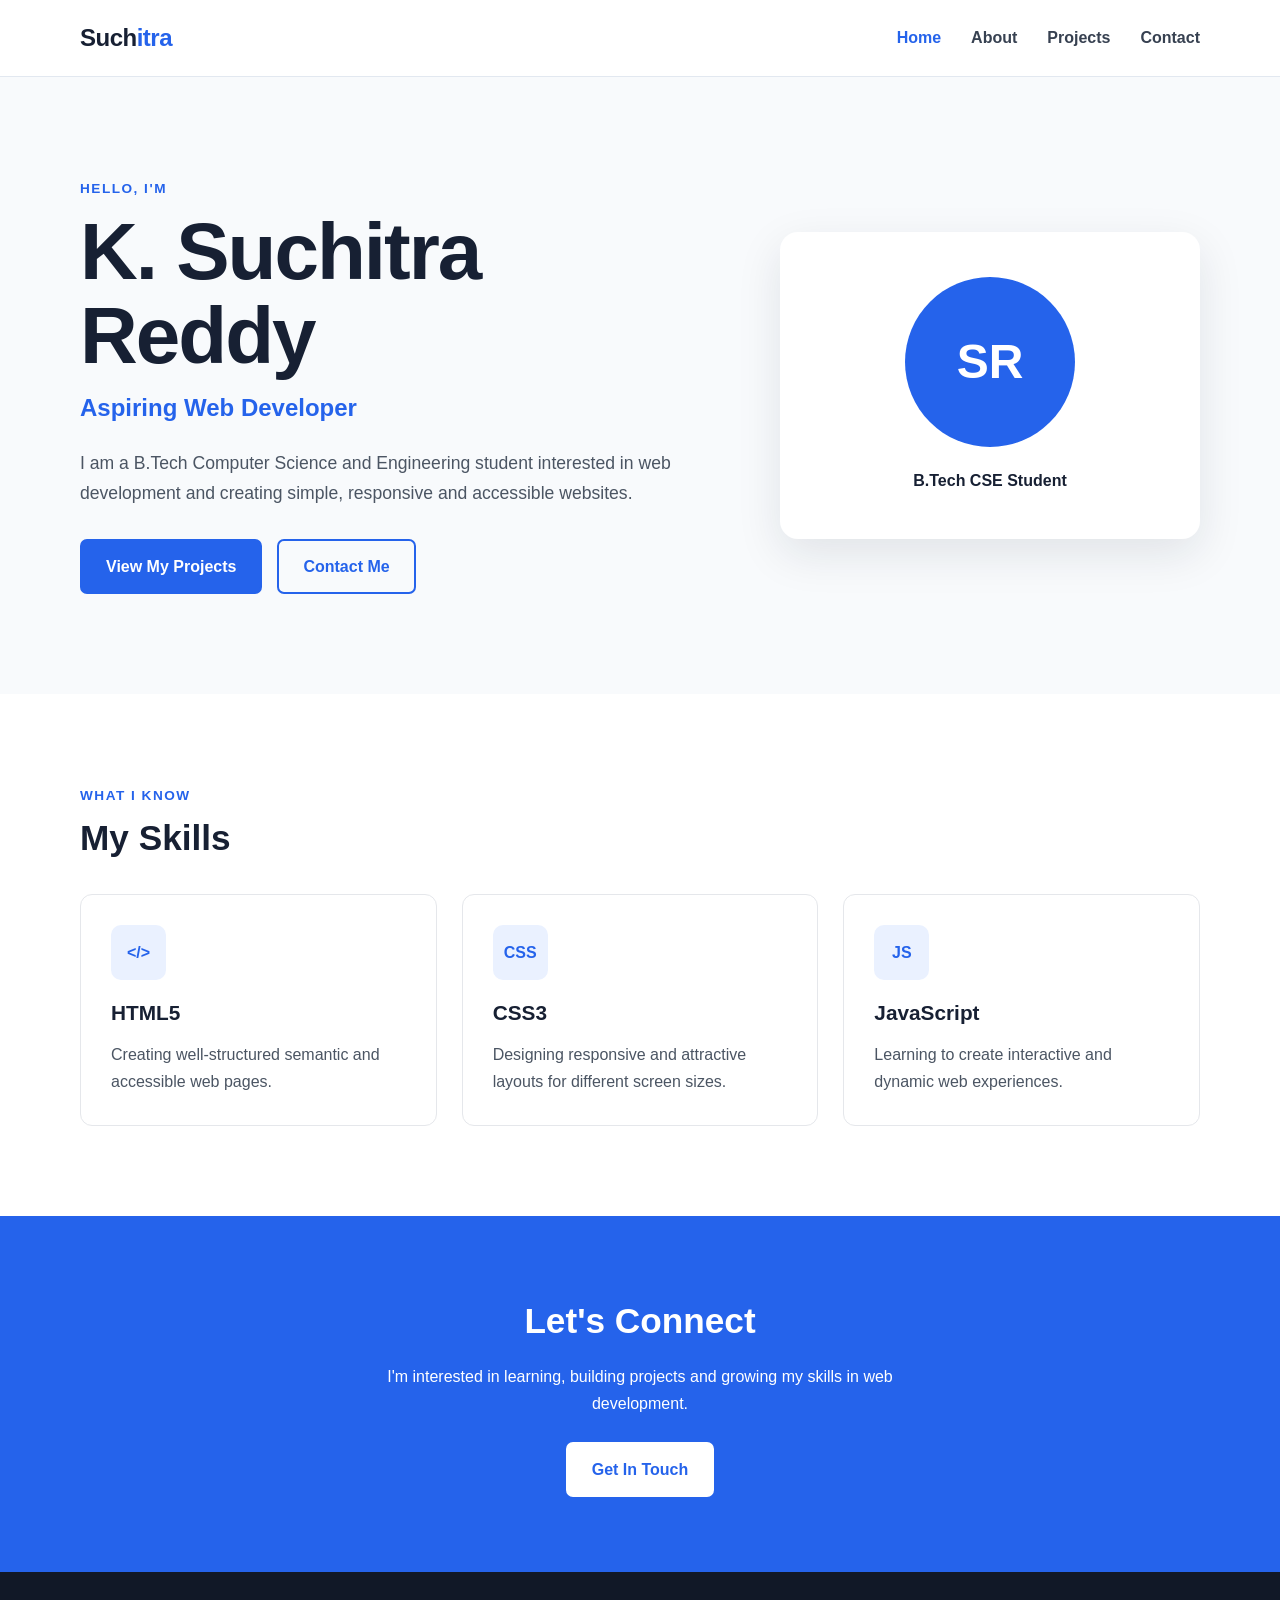
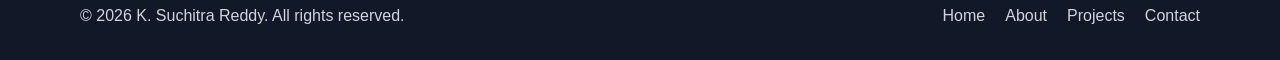
<file: index.html>
<!DOCTYPE html>
<html lang="en">

<head>
    <meta charset="UTF-8">

    <meta name="viewport" content="width=device-width, initial-scale=1.0">

    <meta name="description"
        content="Personal portfolio of K. Suchitra Reddy, a B.Tech Computer Science and Engineering student interested in web development.">

    <meta name="author" content="K. Suchitra Reddy">

    <meta name="keywords"
        content="K. Suchitra Reddy, web developer, HTML, CSS, JavaScript, Python, portfolio">

    <title>K. Suchitra Reddy | Web Developer Portfolio</title>

    <link rel="stylesheet" href="style.css">
</head>

<body>

    <a class="skip-link" href="#main-content">
        Skip to main content
    </a>

    <header class="site-header">

        <div class="container header-container">

            <a class="logo" href="index.html"
                aria-label="K. Suchitra Reddy home">
                Such<span>itra</span>
            </a>

            <nav aria-label="Main navigation">

                <ul class="nav-list">

                    <li>
                        <a href="index.html" aria-current="page">
                            Home
                        </a>
                    </li>

                    <li>
                        <a href="about.html">
                            About
                        </a>
                    </li>

                    <li>
                        <a href="projects.html">
                            Projects
                        </a>
                    </li>

                    <li>
                        <a href="contact.html">
                            Contact
                        </a>
                    </li>

                </ul>

            </nav>

        </div>

    </header>


    <main id="main-content">

        <section class="hero" aria-labelledby="hero-title">

            <div class="container hero-content">

                <div class="hero-text">

                    <p class="eyebrow">
                        Hello, I'm
                    </p>

                    <h1 id="hero-title">
                        K. Suchitra Reddy
                    </h1>

                    <h2>
                        Aspiring Web Developer
                    </h2>

                    <p>
                        I am a B.Tech Computer Science and Engineering
                        student interested in web development and
                        creating simple, responsive and accessible
                        websites.
                    </p>

                    <div class="hero-buttons">

                        <a class="button" href="projects.html">
                            View My Projects
                        </a>

                        <a class="button button-outline"
                            href="contact.html">
                            Contact Me
                        </a>

                    </div>

                </div>


                <div class="profile-card"
                    aria-label="Profile introduction">

                    <div class="profile-circle">
                        SR
                    </div>

                    <p>
                        B.Tech CSE Student
                    </p>

                </div>

            </div>

        </section>


        <section class="section"
            aria-labelledby="skills-title">

            <div class="container">

                <p class="section-label">
                    What I Know
                </p>

                <h2 id="skills-title">
                    My Skills
                </h2>

                <div class="card-grid">

                    <article class="info-card">

                        <span class="card-icon"
                            aria-hidden="true">
                            &lt;/&gt;
                        </span>

                        <h3>
                            HTML5
                        </h3>

                        <p>
                            Creating well-structured semantic
                            and accessible web pages.
                        </p>

                    </article>


                    <article class="info-card">

                        <span class="card-icon"
                            aria-hidden="true">
                            CSS
                        </span>

                        <h3>
                            CSS3
                        </h3>

                        <p>
                            Designing responsive and attractive
                            layouts for different screen sizes.
                        </p>

                    </article>


                    <article class="info-card">

                        <span class="card-icon"
                            aria-hidden="true">
                            JS
                        </span>

                        <h3>
                            JavaScript
                        </h3>

                        <p>
                            Learning to create interactive and
                            dynamic web experiences.
                        </p>

                    </article>

                </div>

            </div>

        </section>


        <section class="cta-section"
            aria-labelledby="cta-title">

            <div class="container">

                <h2 id="cta-title">
                    Let's Connect
                </h2>

                <p>
                    I'm interested in learning, building projects
                    and growing my skills in web development.
                </p>

                <a class="button button-light"
                    href="contact.html">
                    Get In Touch
                </a>

            </div>

        </section>

    </main>


    <footer class="site-footer">

        <div class="container footer-container">

            <p>
                &copy; 2026 K. Suchitra Reddy.
                All rights reserved.
            </p>

            <nav aria-label="Footer navigation">

                <ul class="footer-links">

                    <li>
                        <a href="index.html">Home</a>
                    </li>

                    <li>
                        <a href="about.html">About</a>
                    </li>

                    <li>
                        <a href="projects.html">Projects</a>
                    </li>

                    <li>
                        <a href="contact.html">Contact</a>
                    </li>

                </ul>

            </nav>

        </div>

    </footer>

</body>
</html>
</file>
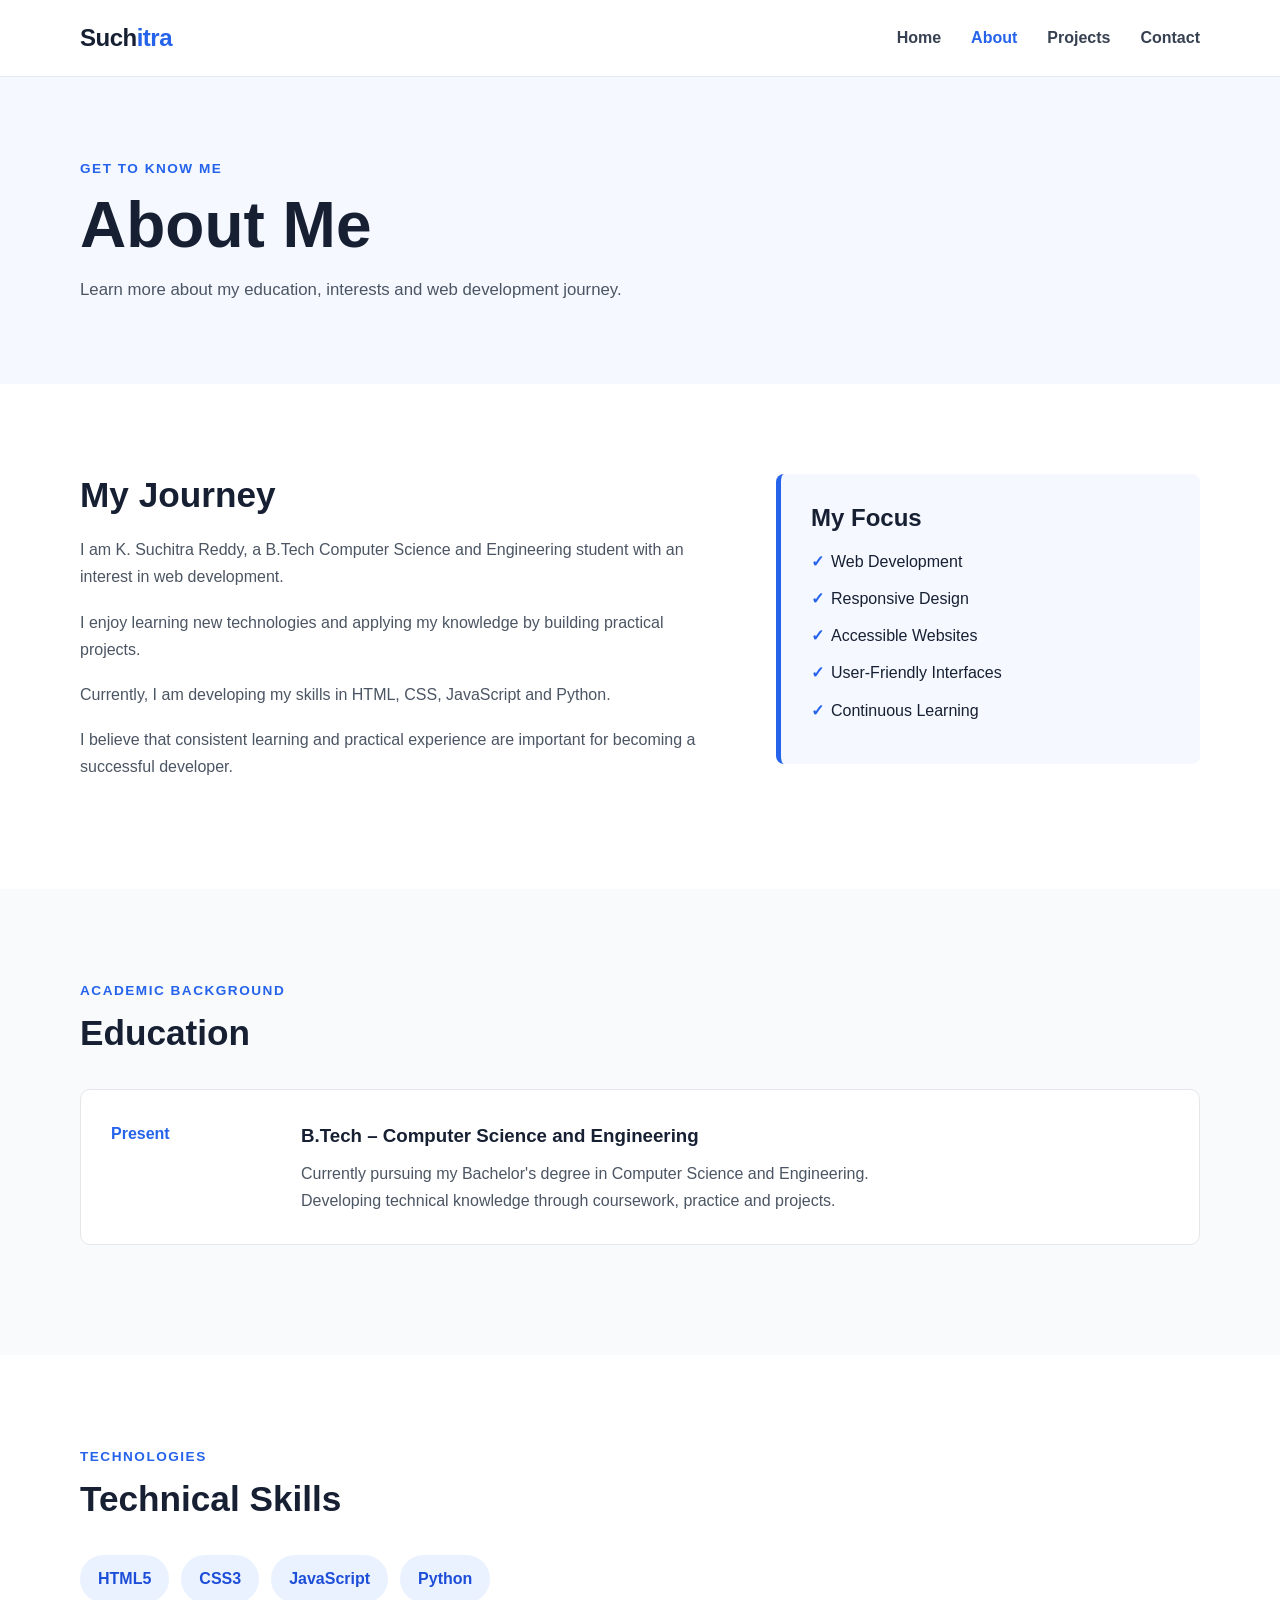
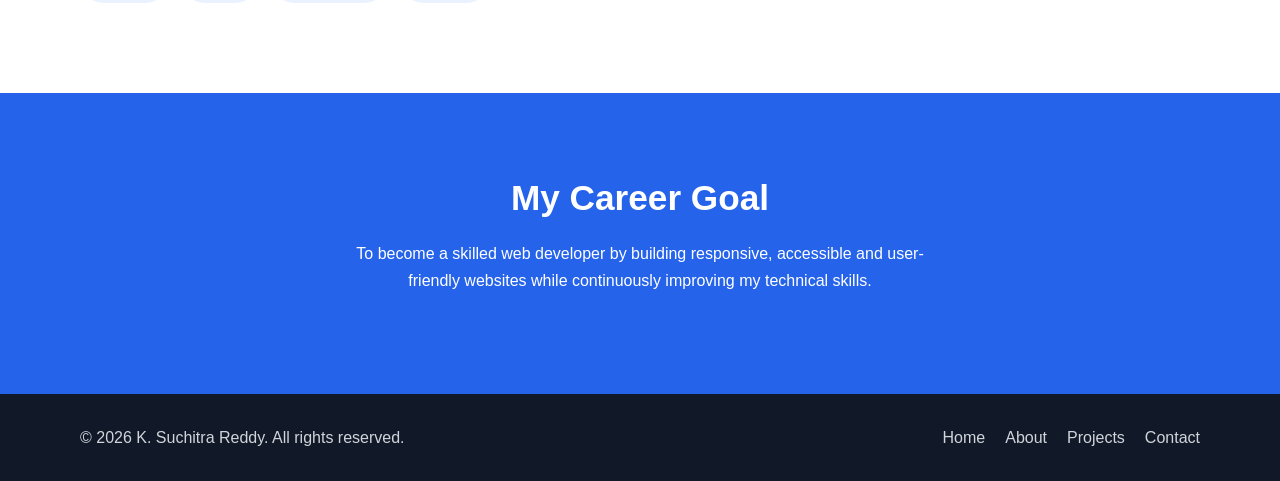
<file: about.html>
<!DOCTYPE html>
<html lang="en">

<head>

    <meta charset="UTF-8">

    <meta name="viewport"
        content="width=device-width, initial-scale=1.0">

    <meta name="description"
        content="About K. Suchitra Reddy, a B.Tech Computer Science and Engineering student interested in web development.">

    <meta name="author"
        content="K. Suchitra Reddy">

    <title>About | K. Suchitra Reddy</title>

    <link rel="stylesheet" href="style.css">

</head>

<body>

    <a class="skip-link" href="#main-content">
        Skip to main content
    </a>


    <header class="site-header">

        <div class="container header-container">

            <a class="logo"
                href="index.html"
                aria-label="K. Suchitra Reddy home">

                Such<span>itra</span>

            </a>


            <nav aria-label="Main navigation">

                <ul class="nav-list">

                    <li>
                        <a href="index.html">
                            Home
                        </a>
                    </li>

                    <li>
                        <a href="about.html"
                            aria-current="page">
                            About
                        </a>
                    </li>

                    <li>
                        <a href="projects.html">
                            Projects
                        </a>
                    </li>

                    <li>
                        <a href="contact.html">
                            Contact
                        </a>
                    </li>

                </ul>

            </nav>

        </div>

    </header>


    <main id="main-content">


        <section class="page-header"
            aria-labelledby="page-title">

            <div class="container">

                <p class="section-label">
                    Get To Know Me
                </p>

                <h1 id="page-title">
                    About Me
                </h1>

                <p>
                    Learn more about my education, interests
                    and web development journey.
                </p>

            </div>

        </section>


        <section class="section"
            aria-labelledby="about-title">

            <div class="container two-column">

                <div>

                    <h2 id="about-title">
                        My Journey
                    </h2>

                    <p>
                        I am K. Suchitra Reddy, a B.Tech Computer
                        Science and Engineering student with an
                        interest in web development.
                    </p>

                    <p>
                        I enjoy learning new technologies and
                        applying my knowledge by building practical
                        projects.
                    </p>

                    <p>
                        Currently, I am developing my skills in
                        HTML, CSS, JavaScript and Python.
                    </p>

                    <p>
                        I believe that consistent learning and
                        practical experience are important for
                        becoming a successful developer.
                    </p>

                </div>


                <aside class="highlight-box"
                    aria-labelledby="focus-title">

                    <h2 id="focus-title">
                        My Focus
                    </h2>

                    <ul>

                        <li>
                            Web Development
                        </li>

                        <li>
                            Responsive Design
                        </li>

                        <li>
                            Accessible Websites
                        </li>

                        <li>
                            User-Friendly Interfaces
                        </li>

                        <li>
                            Continuous Learning
                        </li>

                    </ul>

                </aside>

            </div>

        </section>


        <section class="section alternate-section"
            aria-labelledby="education-title">

            <div class="container">

                <p class="section-label">
                    Academic Background
                </p>

                <h2 id="education-title">
                    Education
                </h2>


                <article class="timeline-card">

                    <div class="timeline-year">
                        Present
                    </div>

                    <div>

                        <h3>
                            B.Tech – Computer Science
                            and Engineering
                        </h3>

                        <p>
                            Currently pursuing my Bachelor's degree
                            in Computer Science and Engineering.
                        </p>

                        <p>
                            Developing technical knowledge through
                            coursework, practice and projects.
                        </p>

                    </div>

                </article>

            </div>

        </section>


        <section class="section"
            aria-labelledby="technical-skills-title">

            <div class="container">

                <p class="section-label">
                    Technologies
                </p>

                <h2 id="technical-skills-title">
                    Technical Skills
                </h2>

                <ul class="skills-list">

                    <li>HTML5</li>
                    <li>CSS3</li>
                    <li>JavaScript</li>
                    <li>Python</li>

                </ul>

            </div>

        </section>


        <section class="cta-section"
            aria-labelledby="goal-title">

            <div class="container">

                <h2 id="goal-title">
                    My Career Goal
                </h2>

                <p>
                    To become a skilled web developer by building
                    responsive, accessible and user-friendly
                    websites while continuously improving my
                    technical skills.
                </p>

            </div>

        </section>

    </main>


    <footer class="site-footer">

        <div class="container footer-container">

            <p>
                &copy; 2026 K. Suchitra Reddy.
                All rights reserved.
            </p>

            <nav aria-label="Footer navigation">

                <ul class="footer-links">

                    <li>
                        <a href="index.html">Home</a>
                    </li>

                    <li>
                        <a href="about.html">About</a>
                    </li>

                    <li>
                        <a href="projects.html">Projects</a>
                    </li>

                    <li>
                        <a href="contact.html">Contact</a>
                    </li>

                </ul>

            </nav>

        </div>

    </footer>

</body>
</html>
</file>
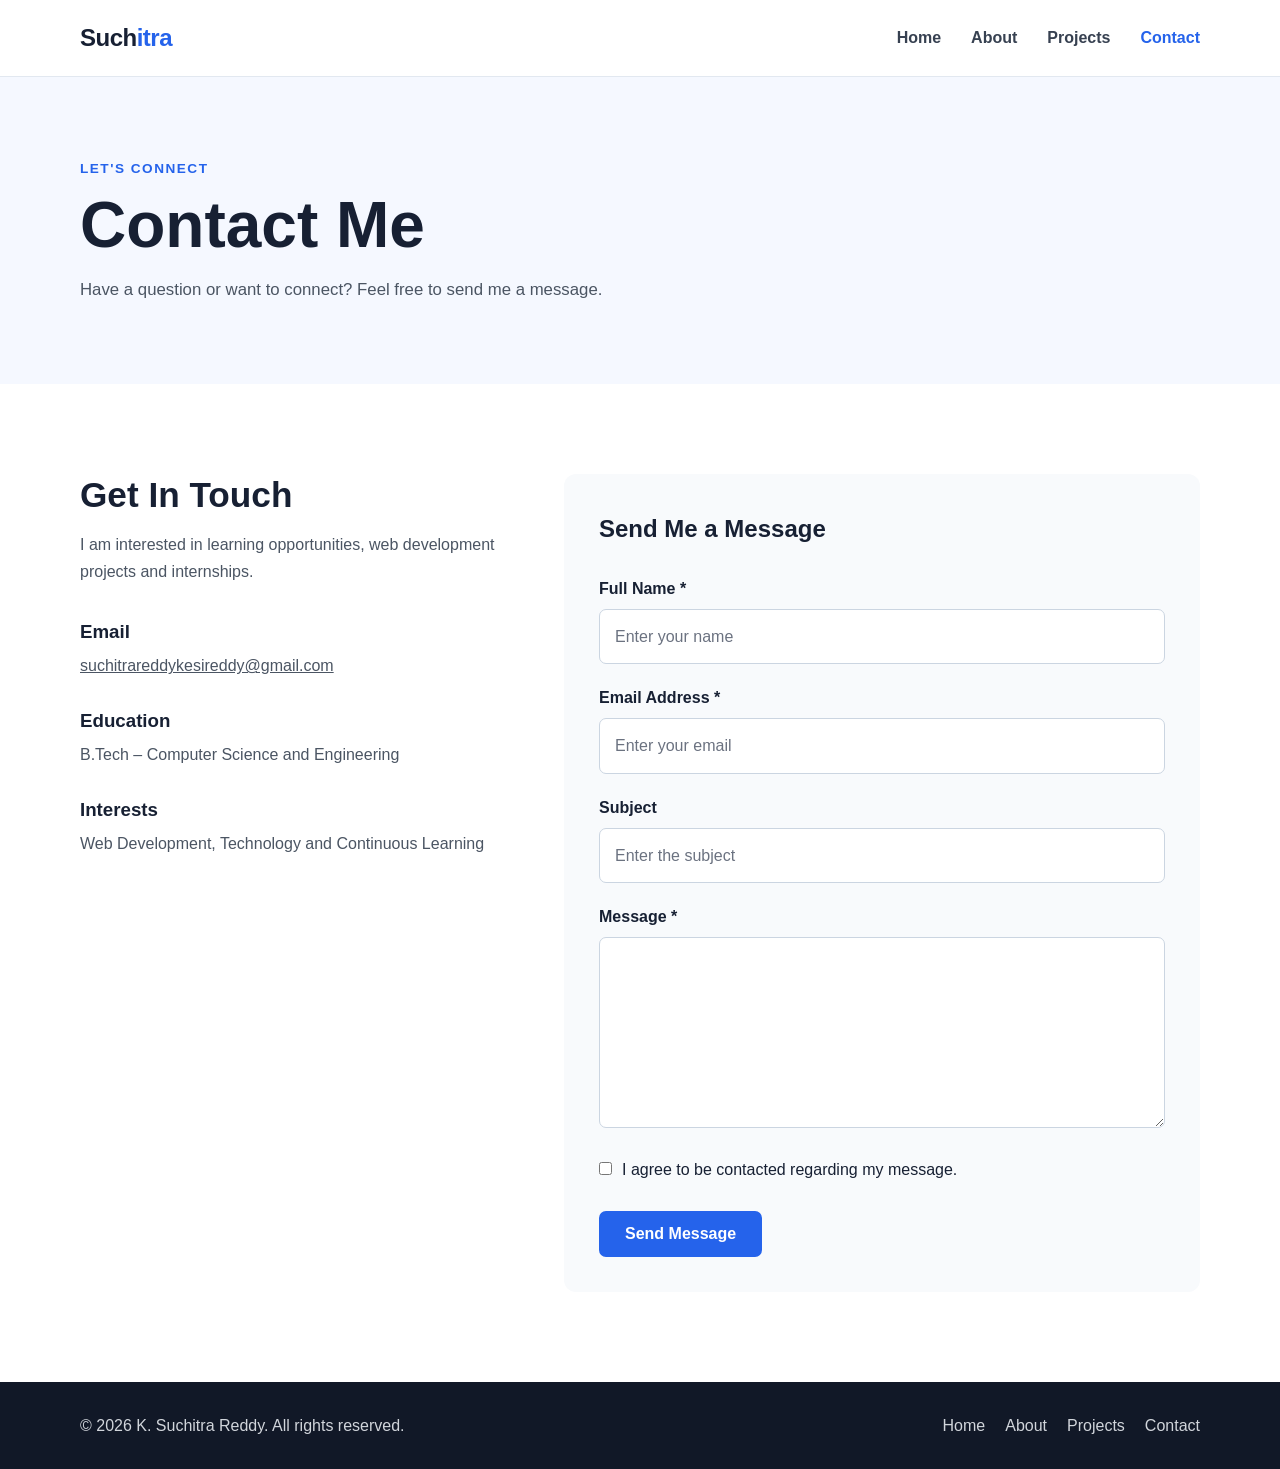
<file: contact.html>
<!DOCTYPE html>
<html lang="en">

<head>

    <meta charset="UTF-8">

    <meta name="viewport"
        content="width=device-width, initial-scale=1.0">

    <meta name="description"
        content="Contact K. Suchitra Reddy for web development opportunities and projects.">

    <meta name="author"
        content="K. Suchitra Reddy">

    <title>Contact | K. Suchitra Reddy</title>

    <link rel="stylesheet" href="style.css">

</head>

<body>

    <a class="skip-link" href="#main-content">
        Skip to main content
    </a>


    <header class="site-header">

        <div class="container header-container">

            <a class="logo"
                href="index.html"
                aria-label="K. Suchitra Reddy home">

                Such<span>itra</span>

            </a>


            <nav aria-label="Main navigation">

                <ul class="nav-list">

                    <li>
                        <a href="index.html">
                            Home
                        </a>
                    </li>

                    <li>
                        <a href="about.html">
                            About
                        </a>
                    </li>

                    <li>
                        <a href="projects.html">
                            Projects
                        </a>
                    </li>

                    <li>
                        <a href="contact.html"
                            aria-current="page">
                            Contact
                        </a>
                    </li>

                </ul>

            </nav>

        </div>

    </header>


    <main id="main-content">


        <section class="page-header"
            aria-labelledby="page-title">

            <div class="container">

                <p class="section-label">
                    Let's Connect
                </p>

                <h1 id="page-title">
                    Contact Me
                </h1>

                <p>
                    Have a question or want to connect?
                    Feel free to send me a message.
                </p>

            </div>

        </section>


        <section class="section"
            aria-labelledby="contact-title">

            <div class="container contact-grid">


                <aside class="contact-info"
                    aria-labelledby="contact-title">

                    <h2 id="contact-title">
                        Get In Touch
                    </h2>

                    <p>
                        I am interested in learning opportunities,
                        web development projects and internships.
                    </p>


                    <div class="contact-item">

                        <h3>
                            Email
                        </h3>

                        <a href="mailto:suchitrareddykesireddy@gmail.com">
                            suchitrareddykesireddy@gmail.com
                        </a>

                    </div>


                    <div class="contact-item">

                        <h3>
                            Education
                        </h3>

                        <p>
                            B.Tech – Computer Science and Engineering
                        </p>

                    </div>


                    <div class="contact-item">

                        <h3>
                            Interests
                        </h3>

                        <p>
                            Web Development, Technology and
                            Continuous Learning
                        </p>

                    </div>

                </aside>


                <div class="form-container">

                    <form action="#"
                        method="post">

                        <fieldset>

                            <legend>
                                Send Me a Message
                            </legend>


                            <div class="form-group">

                                <label for="name">
                                    Full Name
                                    <span aria-hidden="true">
                                        *
                                    </span>
                                </label>

                                <input
                                    type="text"
                                    id="name"
                                    name="name"
                                    autocomplete="name"
                                    required
                                    aria-required="true"
                                    placeholder="Enter your name">

                            </div>


                            <div class="form-group">

                                <label for="email">
                                    Email Address
                                    <span aria-hidden="true">
                                        *
                                    </span>
                                </label>

                                <input
                                    type="email"
                                    id="email"
                                    name="email"
                                    autocomplete="email"
                                    required
                                    aria-required="true"
                                    placeholder="Enter your email">

                            </div>


                            <div class="form-group">

                                <label for="subject">
                                    Subject
                                </label>

                                <input
                                    type="text"
                                    id="subject"
                                    name="subject"
                                    placeholder="Enter the subject">

                            </div>


                            <div class="form-group">

                                <label for="message">
                                    Message
                                    <span aria-hidden="true">
                                        *
                                    </span>
                                </label>

                                <textarea
                                    id="message"
                                    name="message"
                                    rows="6"
                                    required
                                    aria-required="true"
                                    placeholder="Write your message here">
                                </textarea>

                            </div>


                            <div class="form-group checkbox-group">

                                <input
                                    type="checkbox"
                                    id="privacy"
                                    name="privacy"
                                    required
                                    aria-required="true">

                                <label for="privacy">
                                    I agree to be contacted
                                    regarding my message.
                                </label>

                            </div>


                            <button type="submit"
                                class="button">
                                Send Message
                            </button>

                        </fieldset>

                    </form>

                </div>

            </div>

        </section>

    </main>


    <footer class="site-footer">

        <div class="container footer-container">

            <p>
                &copy; 2026 K. Suchitra Reddy.
                All rights reserved.
            </p>

            <nav aria-label="Footer navigation">

                <ul class="footer-links">

                    <li>
                        <a href="index.html">Home</a>
                    </li>

                    <li>
                        <a href="about.html">About</a>
                    </li>

                    <li>
                        <a href="projects.html">Projects</a>
                    </li>

                    <li>
                        <a href="contact.html">Contact</a>
                    </li>

                </ul>

            </nav>

        </div>

    </footer>

</body>
</html>
</file>
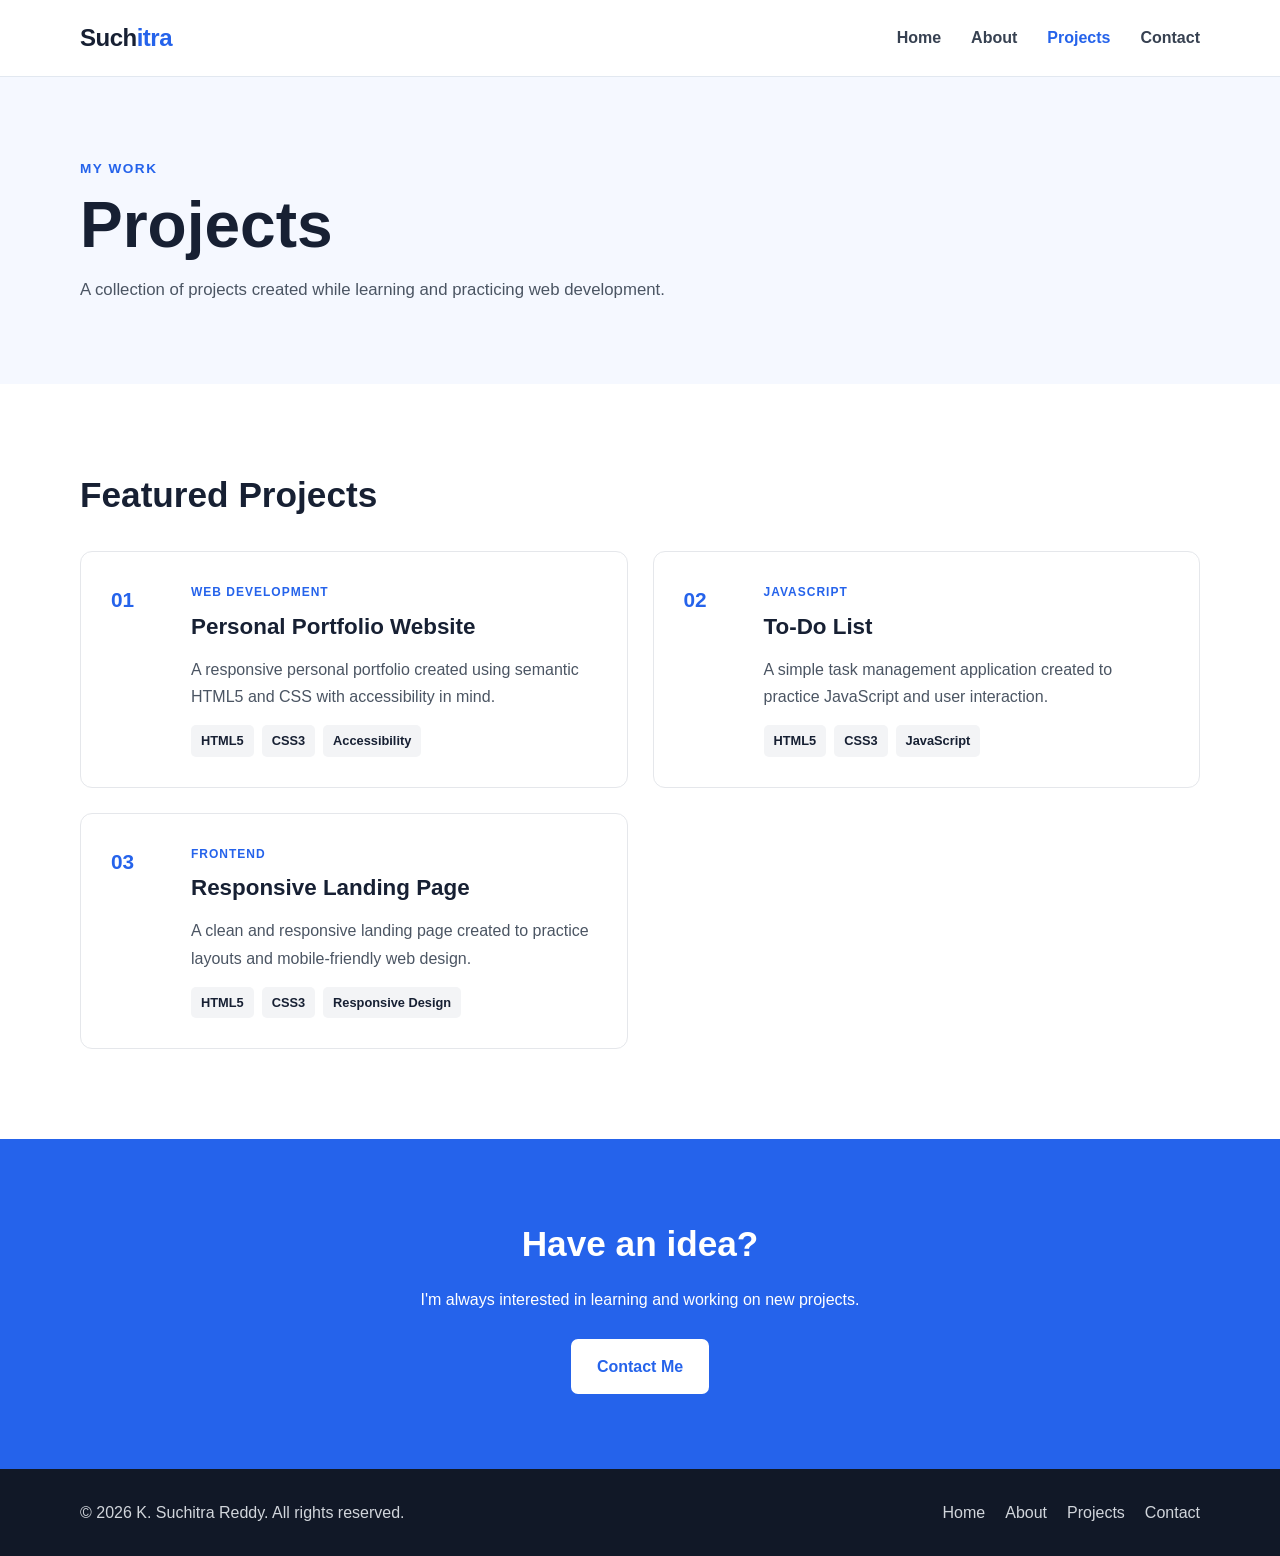
<file: projects.html>
<!DOCTYPE html>
<html lang="en">

<head>

    <meta charset="UTF-8">

    <meta name="viewport"
        content="width=device-width, initial-scale=1.0">

    <meta name="description"
        content="Web development projects by K. Suchitra Reddy.">

    <meta name="author"
        content="K. Suchitra Reddy">

    <title>Projects | K. Suchitra Reddy</title>

    <link rel="stylesheet" href="style.css">

</head>

<body>

    <a class="skip-link" href="#main-content">
        Skip to main content
    </a>


    <header class="site-header">

        <div class="container header-container">

            <a class="logo"
                href="index.html"
                aria-label="K. Suchitra Reddy home">

                Such<span>itra</span>

            </a>


            <nav aria-label="Main navigation">

                <ul class="nav-list">

                    <li>
                        <a href="index.html">
                            Home
                        </a>
                    </li>

                    <li>
                        <a href="about.html">
                            About
                        </a>
                    </li>

                    <li>
                        <a href="projects.html"
                            aria-current="page">
                            Projects
                        </a>
                    </li>

                    <li>
                        <a href="contact.html">
                            Contact
                        </a>
                    </li>

                </ul>

            </nav>

        </div>

    </header>


    <main id="main-content">


        <section class="page-header"
            aria-labelledby="page-title">

            <div class="container">

                <p class="section-label">
                    My Work
                </p>

                <h1 id="page-title">
                    Projects
                </h1>

                <p>
                    A collection of projects created while
                    learning and practicing web development.
                </p>

            </div>

        </section>


        <section class="section"
            aria-labelledby="projects-title">

            <div class="container">

                <h2 id="projects-title">
                    Featured Projects
                </h2>


                <div class="projects-grid">


                    <article class="project-card">

                        <div class="project-number"
                            aria-hidden="true">
                            01
                        </div>

                        <div class="project-content">

                            <p class="project-type">
                                Web Development
                            </p>

                            <h3>
                                Personal Portfolio Website
                            </h3>

                            <p>
                                A responsive personal portfolio
                                created using semantic HTML5 and
                                CSS with accessibility in mind.
                            </p>

                            <ul class="project-tech"
                                aria-label="Technologies used">

                                <li>HTML5</li>
                                <li>CSS3</li>
                                <li>Accessibility</li>

                            </ul>

                        </div>

                    </article>


                    <article class="project-card">

                        <div class="project-number"
                            aria-hidden="true">
                            02
                        </div>

                        <div class="project-content">

                            <p class="project-type">
                                JavaScript
                            </p>

                            <h3>
                                To-Do List
                            </h3>

                            <p>
                                A simple task management application
                                created to practice JavaScript and
                                user interaction.
                            </p>

                            <ul class="project-tech"
                                aria-label="Technologies used">

                                <li>HTML5</li>
                                <li>CSS3</li>
                                <li>JavaScript</li>

                            </ul>

                        </div>

                    </article>


                    <article class="project-card">

                        <div class="project-number"
                            aria-hidden="true">
                            03
                        </div>

                        <div class="project-content">

                            <p class="project-type">
                                Frontend
                            </p>

                            <h3>
                                Responsive Landing Page
                            </h3>

                            <p>
                                A clean and responsive landing page
                                created to practice layouts and
                                mobile-friendly web design.
                            </p>

                            <ul class="project-tech"
                                aria-label="Technologies used">

                                <li>HTML5</li>
                                <li>CSS3</li>
                                <li>Responsive Design</li>

                            </ul>

                        </div>

                    </article>


                </div>

            </div>

        </section>


        <section class="cta-section"
            aria-labelledby="project-cta-title">

            <div class="container">

                <h2 id="project-cta-title">
                    Have an idea?
                </h2>

                <p>
                    I'm always interested in learning and
                    working on new projects.
                </p>

                <a class="button button-light"
                    href="contact.html">
                    Contact Me
                </a>

            </div>

        </section>

    </main>


    <footer class="site-footer">

        <div class="container footer-container">

            <p>
                &copy; 2026 K. Suchitra Reddy.
                All rights reserved.
            </p>

            <nav aria-label="Footer navigation">

                <ul class="footer-links">

                    <li>
                        <a href="index.html">Home</a>
                    </li>

                    <li>
                        <a href="about.html">About</a>
                    </li>

                    <li>
                        <a href="projects.html">Projects</a>
                    </li>

                    <li>
                        <a href="contact.html">Contact</a>
                    </li>

                </ul>

            </nav>

        </div>

    </footer>

</body>
</html>
</file>
<file: style.css>
/* ==========================================
   RESET & GLOBAL STYLES
========================================== */

:root {
    --primary-color: #2563eb;
    --secondary-color: #1e293b;
    --background-color: #ffffff;
    --text-color: #172033;
    --card-background: #f8fafc;
    --border-color: #e2e8f0;
    --shadow: 0 10px 30px rgba(0, 0, 0, 0.08);
}
@media (prefers-color-scheme: dark) {
    :root {
        --background-color: #0f172a;
        --text-color: #e2e8f0;
        --card-background: #1e293b;
        --border-color: #334155;
        --secondary-color: #cbd5e1;
    }
}

* {
    box-sizing: border-box;
    margin: 0;
    padding: 0;
}

html {
    scroll-behavior: smooth;
}

body {
    font-family: Arial, Helvetica, sans-serif;
    line-height: 1.7;
    color: var(--text-color);
    background: #ffffff;
}

a {
    color: inherit;
}

img {
    max-width: 100%;
    display: block;
}

ul {
    list-style: none;
}

.container {
    width: min(1120px, 92%);
    margin-inline: auto;
}


/* =========================================
   ACCESSIBILITY
========================================= */

.skip-link {
    position: absolute;
    top: -100px;
    left: 20px;
    background: #172033;
    color: #ffffff;
    padding: 12px 18px;
    text-decoration: none;
    border-radius: 0 0 6px 6px;
    z-index: 999;
}

.skip-link:focus {
    top: 0;
}

a:focus-visible,
button:focus-visible,
input:focus-visible,
textarea:focus-visible {
    outline: 3px solid #f59e0b;
    outline-offset: 3px;
}


/* =========================================
   HEADER
========================================= */

.site-header {
    background: var(--background-color);
    border-bottom: 1px solid var(--border-color);
    position: sticky;
    top: 0;
    z-index: 100;
}

.header-container {
    min-height: 76px;
    display: flex;
    align-items: center;
    justify-content: space-between;
    gap: 30px;
}

.logo {
    font-size: 1.5rem;
    font-weight: 800;
    text-decoration: none;
    letter-spacing: -0.5px;
}

.logo span {
    color: #2563eb;
}

.nav-list {
    display: flex;
    align-items: center;
    gap: 30px;
}

.nav-list a {
    text-decoration: none;
    font-weight: 600;
    color: #374151;
    padding: 8px 0;
}

.nav-list a:hover,
.nav-list a[aria-current="page"] {
    color: #2563eb;
}


/* =========================================
   HERO
========================================= */

.hero {
    background: var(--card-background);
    padding: 100px 0;
}

.hero-content {
    display: grid;
    grid-template-columns: 1.5fr 1fr;
    align-items: center;
    gap: 70px;
}

.eyebrow,
.section-label {
    color: #2563eb;
    font-weight: 700;
    text-transform: uppercase;
    letter-spacing: 1.5px;
    font-size: 0.85rem;
    margin-bottom: 10px;
}

.hero h1 {
    font-size: clamp(2.7rem, 7vw, 5rem);
    line-height: 1.05;
    letter-spacing: -2px;
    margin-bottom: 10px;
}

.hero h2 {
    color: #2563eb;
    font-size: 1.5rem;
    margin-bottom: 20px;
}

.hero-text > p:not(.eyebrow) {
    max-width: 650px;
    color: #4b5563;
    font-size: 1.1rem;
}

.hero-buttons {
    display: flex;
    flex-wrap: wrap;
    gap: 15px;
    margin-top: 30px;
}


/* =========================================
   BUTTONS
========================================= */

.button {
    display: inline-block;
    background: #2563eb;
    color: #ffffff;
    padding: 12px 24px;
    border: 2px solid #2563eb;
    border-radius: 7px;
    text-decoration: none;
    font-weight: 700;
    cursor: pointer;
    font-size: 1rem;
}

.button:hover {
    background: #1d4ed8;
    border-color: #1d4ed8;
}

.button-outline {
    background: transparent;
    color: #2563eb;
}

.button-outline:hover {
    color: #ffffff;
}

.button-light {
    background: #ffffff;
    color: #2563eb;
    border-color: #ffffff;
}

.button-light:hover {
    background: #f3f4f6;
    border-color: #f3f4f6;
}


/* =========================================
   PROFILE CARD
========================================= */

.profile-card {
    background: #ffffff;
    padding: 45px 30px;
    border-radius: 18px;
    text-align: center;
    box-shadow: 0 15px 45px rgba(23, 32, 51, 0.1);
}

.profile-circle {
    width: 170px;
    height: 170px;
    margin: 0 auto 20px;
    border-radius: 50%;
    background: #2563eb;
    color: #ffffff;
    display: grid;
    place-items: center;
    font-size: 3rem;
    font-weight: 800;
}

.profile-card p {
    font-weight: 700;
}


/* =========================================
   SECTIONS
========================================= */

.section {
    padding: 90px 0;
}

.section h2 {
    font-size: 2.2rem;
    margin-bottom: 35px;
    line-height: 1.2;
}

.alternate-section {
    background: #f8fafc;
}


/* =========================================
   CARDS
========================================= */

.card-grid {
    display: grid;
    grid-template-columns: repeat(3, 1fr);
    gap: 25px;
}

.info-card {
    padding: 30px;
    border: 1px solid #e5e7eb;
    border-radius: 12px;
    background: #ffffff;
}

.info-card h3 {
    margin: 15px 0 10px;
    font-size: 1.3rem;
}

.info-card p {
    color: #4b5563;
}

.card-icon {
    display: inline-grid;
    place-items: center;
    min-width: 55px;
    height: 55px;
    padding: 8px;
    border-radius: 10px;
    background: #eaf1ff;
    color: #2563eb;
    font-weight: 800;
}


/* =========================================
   CTA
========================================= */

.cta-section {
    background: #2563eb;
    color: #ffffff;
    text-align: center;
    padding: 75px 0;
}

.cta-section h2 {
    font-size: 2.2rem;
    margin-bottom: 12px;
}

.cta-section p {
    max-width: 600px;
    margin: 0 auto 25px;
}


/* =========================================
   PAGE HEADER
========================================= */

.page-header {
    background: #f5f8ff;
    padding: 80px 0;
}

.page-header h1 {
    font-size: clamp(2.4rem, 6vw, 4rem);
    line-height: 1.1;
    margin-bottom: 15px;
}

.page-header p:last-child {
    max-width: 650px;
    color: #4b5563;
    font-size: 1.05rem;
}


/* =========================================
   ABOUT PAGE
========================================= */

.two-column {
    display: grid;
    grid-template-columns: 1.5fr 1fr;
    gap: 60px;
    align-items: start;
}

.two-column h2 {
    margin-bottom: 20px;
}

.two-column p {
    color: #4b5563;
    margin-bottom: 18px;
}

.highlight-box {
    background: #f5f8ff;
    padding: 30px;
    border-left: 5px solid #2563eb;
    border-radius: 8px;
}

.highlight-box h2 {
    font-size: 1.5rem;
    margin-bottom: 15px;
}

.highlight-box li {
    margin-bottom: 10px;
    padding-left: 20px;
    position: relative;
}

.highlight-box li::before {
    content: "✓";
    position: absolute;
    left: 0;
    color: #2563eb;
    font-weight: bold;
}


/* =========================================
   EDUCATION
========================================= */

.timeline-card {
    display: grid;
    grid-template-columns: 160px 1fr;
    gap: 30px;
    background: #ffffff;
    padding: 30px;
    margin-bottom: 20px;
    border: 1px solid #e5e7eb;
    border-radius: 10px;
}

.timeline-year {
    color: #2563eb;
    font-weight: 700;
}

.timeline-card h3 {
    margin-bottom: 8px;
}

.timeline-card p {
    color: #4b5563;
}


/* =========================================
   SKILLS
========================================= */

.skills-list {
    display: flex;
    flex-wrap: wrap;
    gap: 12px;
}

.skills-list li {
    background: #eaf1ff;
    color: #1d4ed8;
    padding: 10px 18px;
    border-radius: 30px;
    font-weight: 700;
}


/* =========================================
   PROJECTS
========================================= */

.projects-grid {
    display: grid;
    grid-template-columns: repeat(2, 1fr);
    gap: 25px;
}

.project-card {
    border: 1px solid #e5e7eb;
    border-radius: 12px;
    padding: 30px;
    background: #ffffff;
    display: grid;
    grid-template-columns: 60px 1fr;
    gap: 20px;
    transition: transform 0.2s ease, box-shadow 0.2s ease;
}

.project-card:hover {
    transform: translateY(-4px);
    box-shadow: 0 12px 30px rgba(23, 32, 51, 0.08);
}

.project-number {
    color: #2563eb;
    font-size: 1.3rem;
    font-weight: 800;
}

.project-type {
    color: #2563eb;
    text-transform: uppercase;
    font-size: 0.75rem;
    letter-spacing: 1px;
    font-weight: 700;
    margin-bottom: 5px;
}

.project-content h3 {
    font-size: 1.4rem;
    margin-bottom: 10px;
}

.project-content > p:not(.project-type) {
    color: #4b5563;
    margin-bottom: 15px;
}

.project-tech {
    display: flex;
    flex-wrap: wrap;
    gap: 8px;
}

.project-tech li {
    background: #f3f4f6;
    padding: 5px 10px;
    border-radius: 5px;
    font-size: 0.8rem;
    font-weight: 600;
}


/* =========================================
   CONTACT
========================================= */

.contact-grid {
    display: grid;
    grid-template-columns: 0.8fr 1.2fr;
    gap: 60px;
    align-items: start;
}

.contact-info h2 {
    margin-bottom: 15px;
}

.contact-info > p {
    color: #4b5563;
    margin-bottom: 30px;
}

.contact-item {
    margin-bottom: 25px;
}

.contact-item h3 {
    margin-bottom: 5px;
}

.contact-item p,
.contact-item a {
    color: #4b5563;
}

.contact-item a:hover {
    color: #2563eb;
}


/* =========================================
   FORM
========================================= */

.form-container {
    background: #f8fafc;
    padding: 35px;
    border-radius: 12px;
}

fieldset {
    border: 0;
}

legend {
    font-size: 1.5rem;
    font-weight: 800;
    margin-bottom: 25px;
}

.form-group {
    margin-bottom: 20px;
}

.form-group label {
    display: block;
    font-weight: 700;
    margin-bottom: 7px;
}

input,
textarea {
    width: 100%;
    padding: 13px 15px;
    border: 1px solid #cbd5e1;
    border-radius: 7px;
    font: inherit;
    color: #172033;
    background: #ffffff;
}

textarea {
    resize: vertical;
    min-height: 150px;
}

input::placeholder,
textarea::placeholder {
    color: #6b7280;
}

.checkbox-group {
    display: grid;
    grid-template-columns: auto 1fr;
    gap: 10px;
    align-items: start;
}

.checkbox-group input {
    width: auto;
    margin-top: 6px;
}

.checkbox-group label {
    font-weight: 400;
}


/* =========================================
   FOOTER
========================================= */

.site-footer {
    background: #111827;
    color: #ffffff;
    padding: 30px 0;
}

.footer-container {
    display: flex;
    justify-content: space-between;
    align-items: center;
    gap: 20px;
}

.footer-container p {
    color: #d1d5db;
}

.footer-links {
    display: flex;
    flex-wrap: wrap;
    gap: 20px;
}

.footer-links a {
    text-decoration: none;
    color: #d1d5db;
}

.footer-links a:hover {
    color: #ffffff;
}


/* =========================================
   RESPONSIVE DESIGN
========================================= */
/* Mobile-first base layout */
.hero-content {
    grid-template-columns: 1fr;
}

.hero-buttons {
    display: flex;
    flex-direction: column;
    gap: 15px;
}
/* Desktop layout */
@media (min-width: 801px) {
    .hero-content {
        grid-template-columns: 1.5fr 1fr;
        align-items: center;
        gap: 70px;
    }

    .hero-buttons {
        flex-direction: row;
        flex-wrap: wrap;
    }
}
@media (max-width: 800px) {

    .header-container {
        flex-direction: column;
        padding: 18px 0;
    }

    .nav-list {
        gap: 18px;
        flex-wrap: wrap;
        justify-content: center;
    }

    .hero {
        padding: 70px 0;
    }

    .hero-content {
        grid-template-columns: 1fr;
        text-align: center;
    }

    .hero-text > p:not(.eyebrow) {
        margin-inline: auto;
    }

    .hero-buttons {
        justify-content: center;
    }

    .card-grid {
        grid-template-columns: 1fr;
    }

    .two-column {
        grid-template-columns: 1fr;
        gap: 35px;
    }

    .projects-grid {
        grid-template-columns: 1fr;
    }

    .contact-grid {
        grid-template-columns: 1fr;
        gap: 40px;
    }

    .footer-container {
        flex-direction: column;
        text-align: center;
    }

}


@media (max-width: 500px) {

    .section {
        padding: 65px 0;
    }

    .hero h1 {
        font-size: 2.8rem;
    }

    .hero-buttons {
        flex-direction: column;
    }

    .button {
        text-align: center;
        width: 100%;
    }

    .timeline-card {
        grid-template-columns: 1fr;
        gap: 10px;
    }

    .project-card {
        grid-template-columns: 1fr;
    }

    .form-container {
        padding: 25px 20px;
    }

    .footer-links {
        justify-content: center;
    }

}


/* =========================================
   REDUCED MOTION ACCESSIBILITY
========================================= */

@media (prefers-reduced-motion: reduce) {

    html {
        scroll-behavior: auto;
    }

    *,
    *::before,
    *::after {
        transition: none !important;
    }

}
/* Dark Mode Improvements */
@media (prefers-color-scheme: dark) {

    body {
        background-color: var(--background-color);
        color: var(--text-color);
    }

    header {
        background-color: var(--background-color);
        border-bottom-color: var(--border-color);
    }

    nav a {
        color: var(--text-color);
    }

    nav a:hover,
    nav a.active {
        color: var(--primary-color);
    }

    .hero {
        background-color: var(--card-background);
    }

    .hero h1,
    .hero p {
        color: var(--text-color);
    }

    section,
    article,
    aside {
        color: var(--text-color);
    }

    .card,
    .project-card,
    .skill-card {
        background-color: var(--card-background);
        color: var(--text-color);
        border-color: var(--border-color);
    }

    footer {
        background-color: var(--secondary-color);
        color: var(--text-color);
    }

    input,
    textarea,
    select {
        background-color: var(--card-background);
        color: var(--text-color);
        border-color: var(--border-color);
    }
    .nav-list a {
    color: var(--text-color);
}

main#main-content .hero .hero-content .hero-text p {
    color: #e2e8f0 !important;

}

}
</file>
